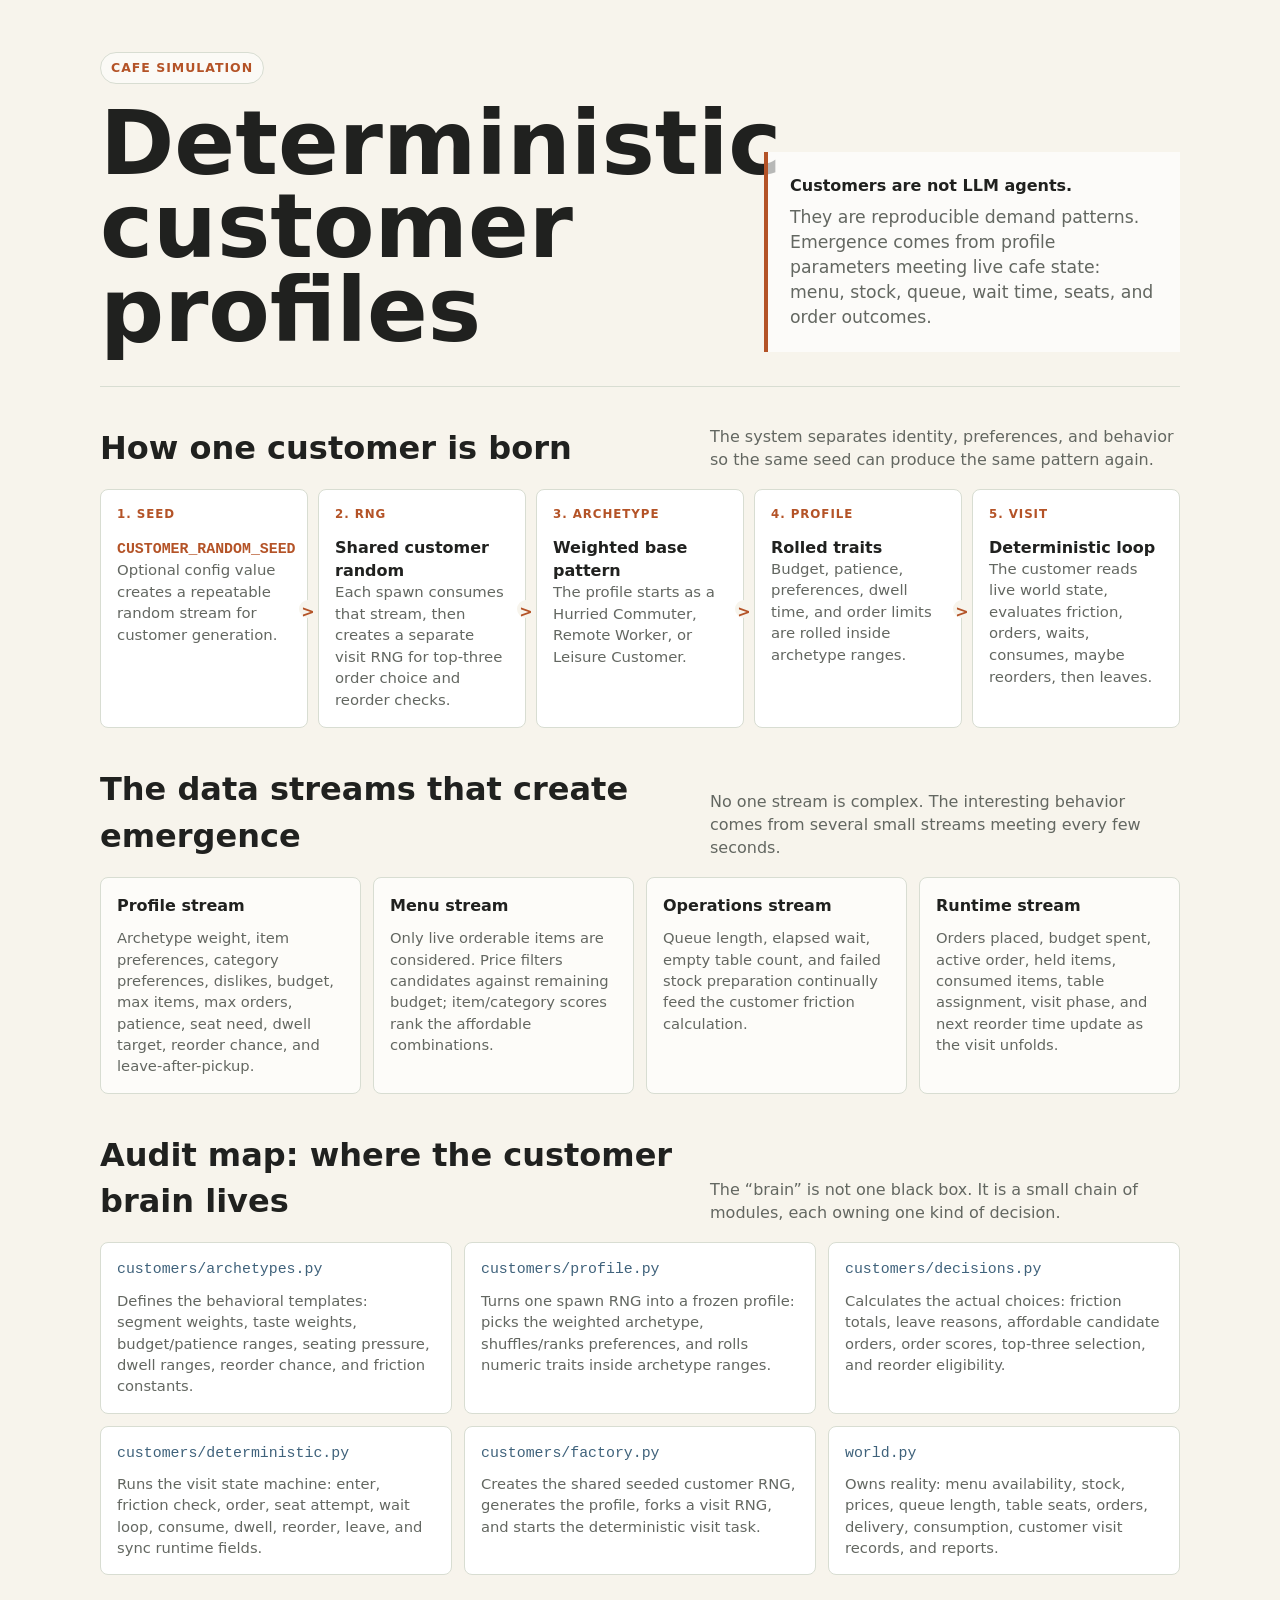
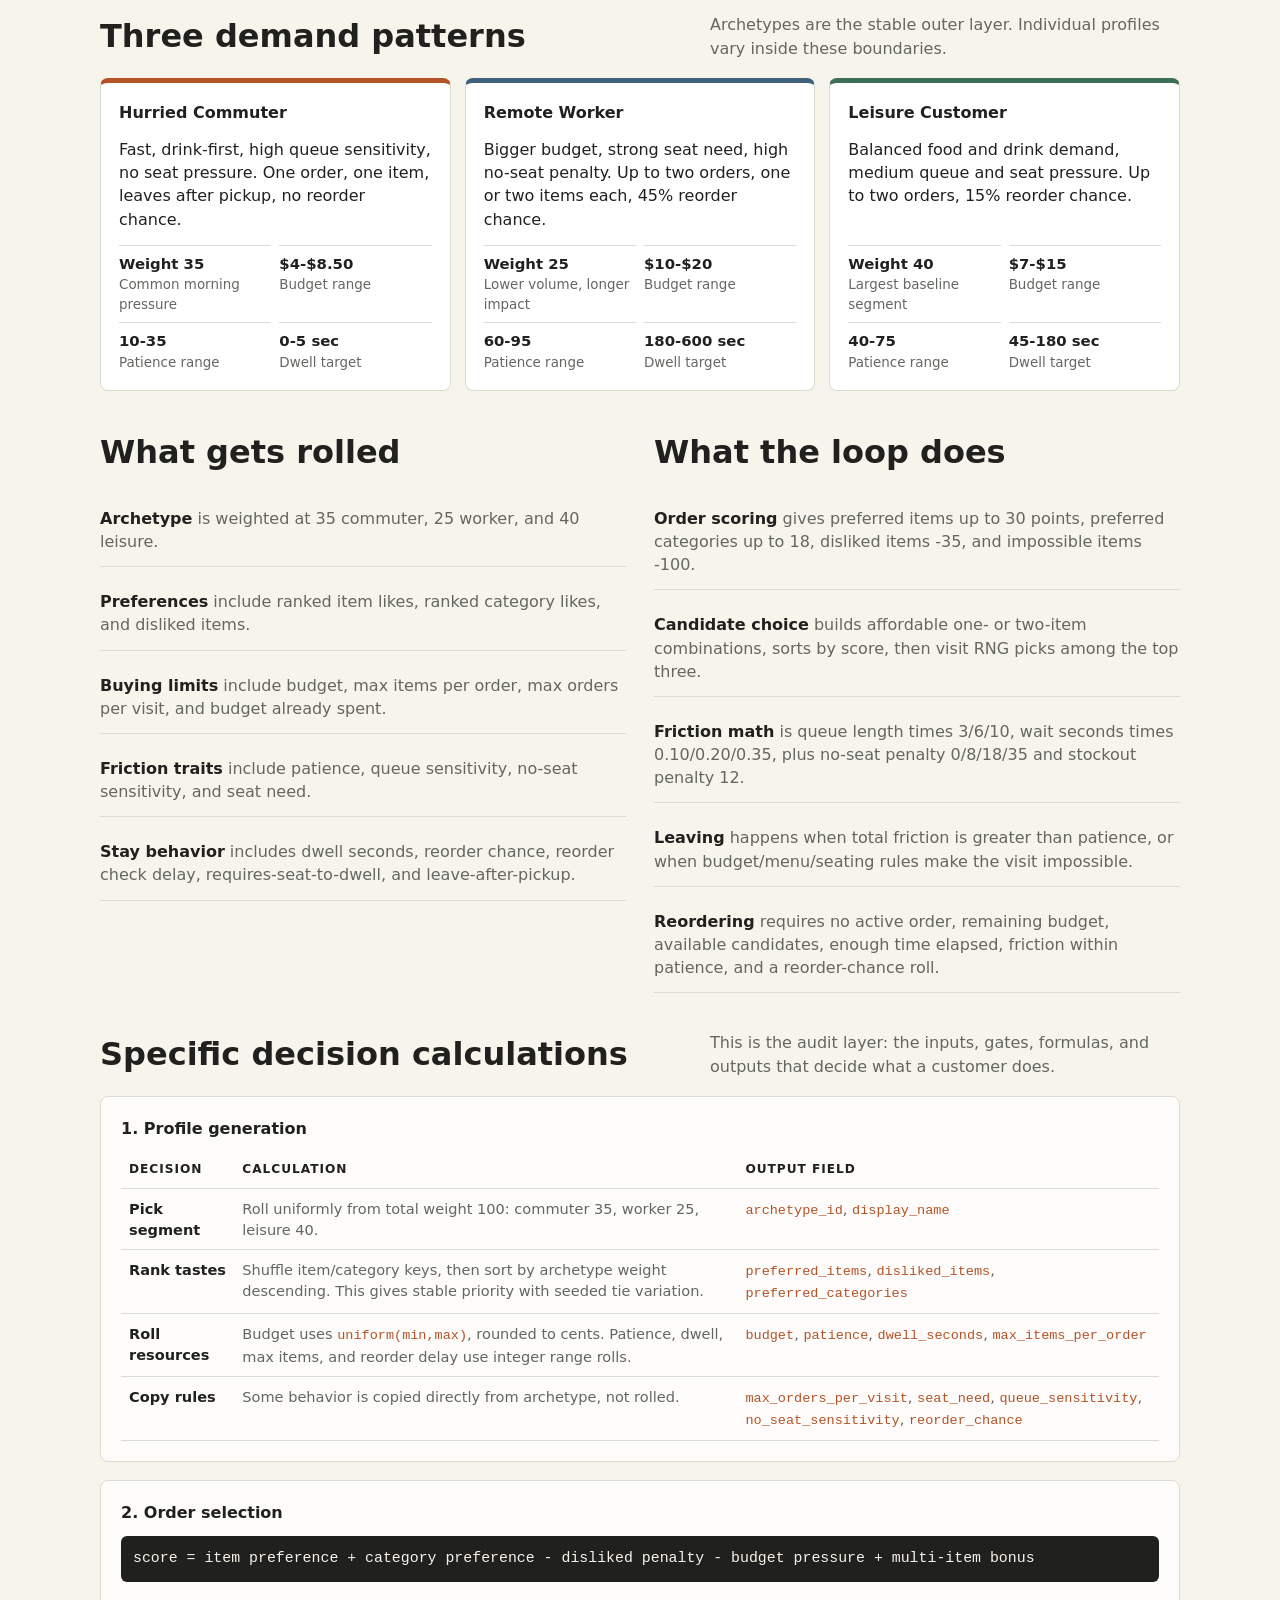
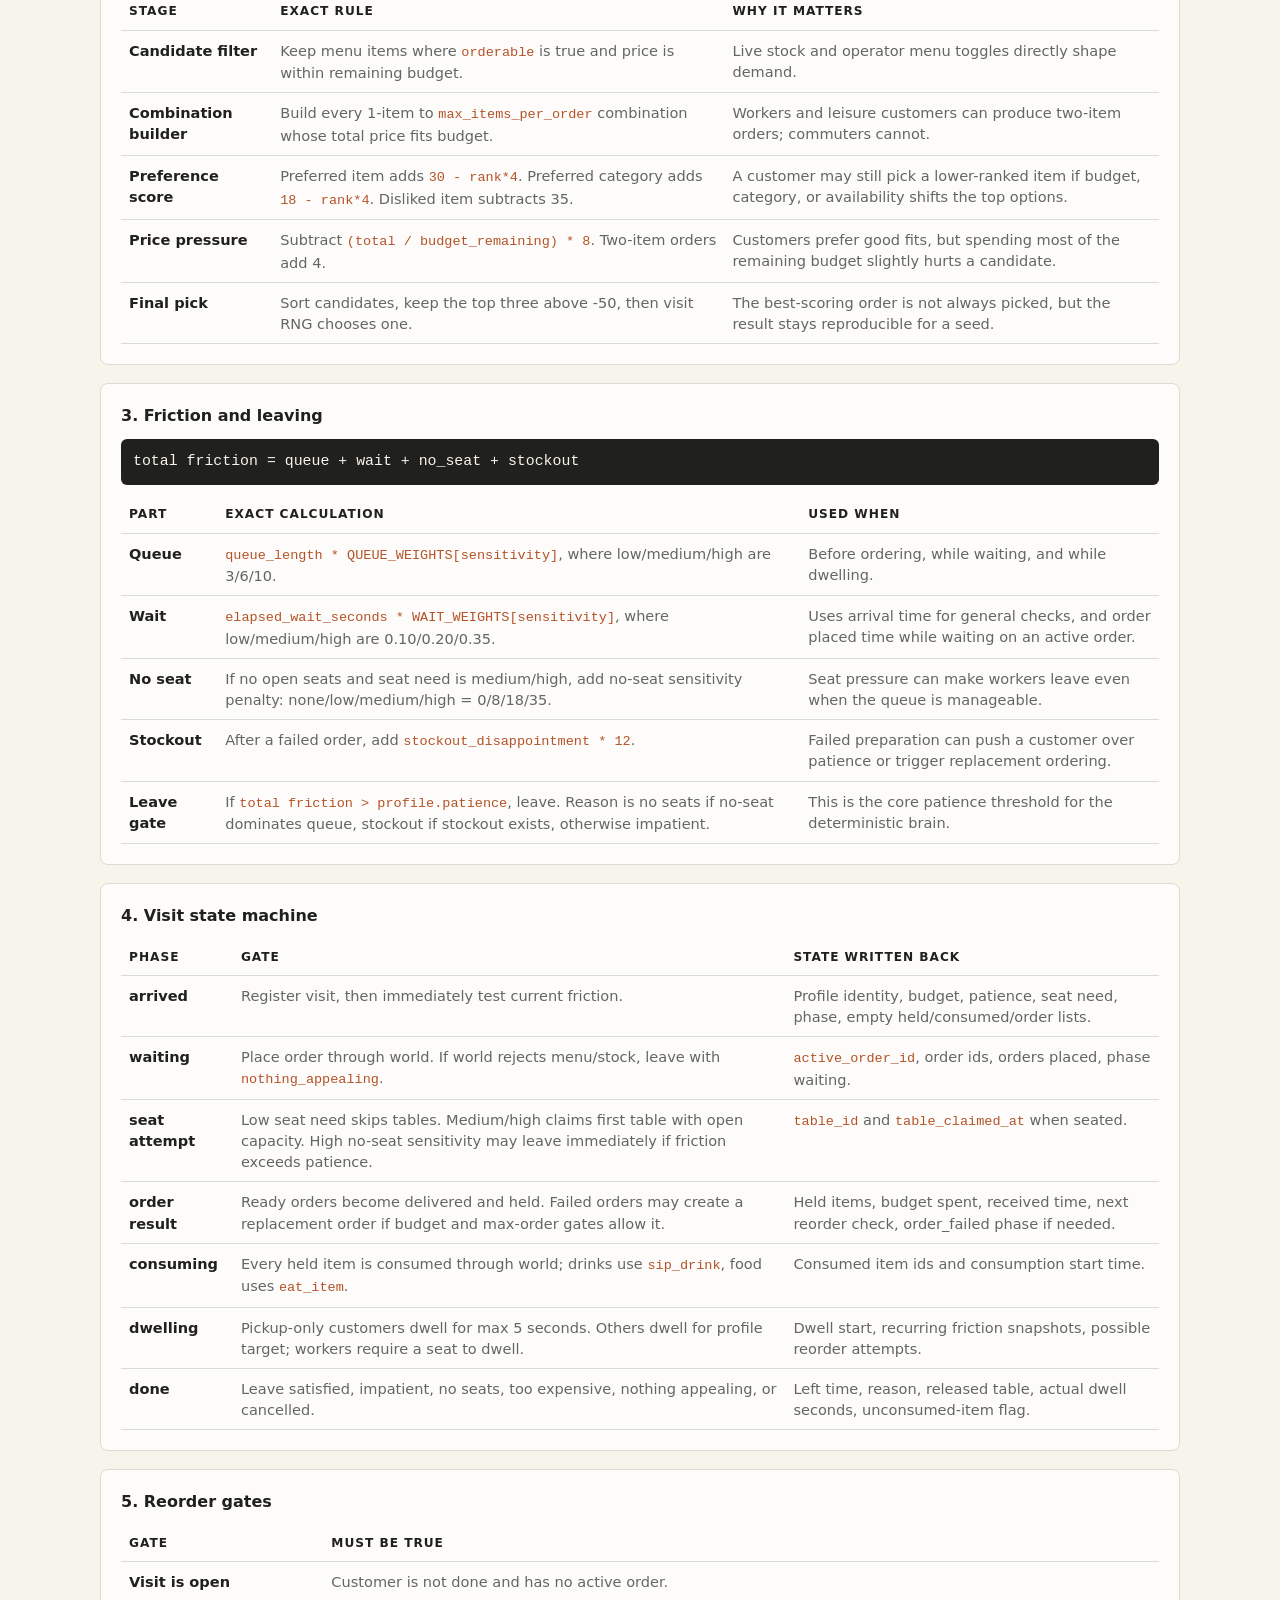
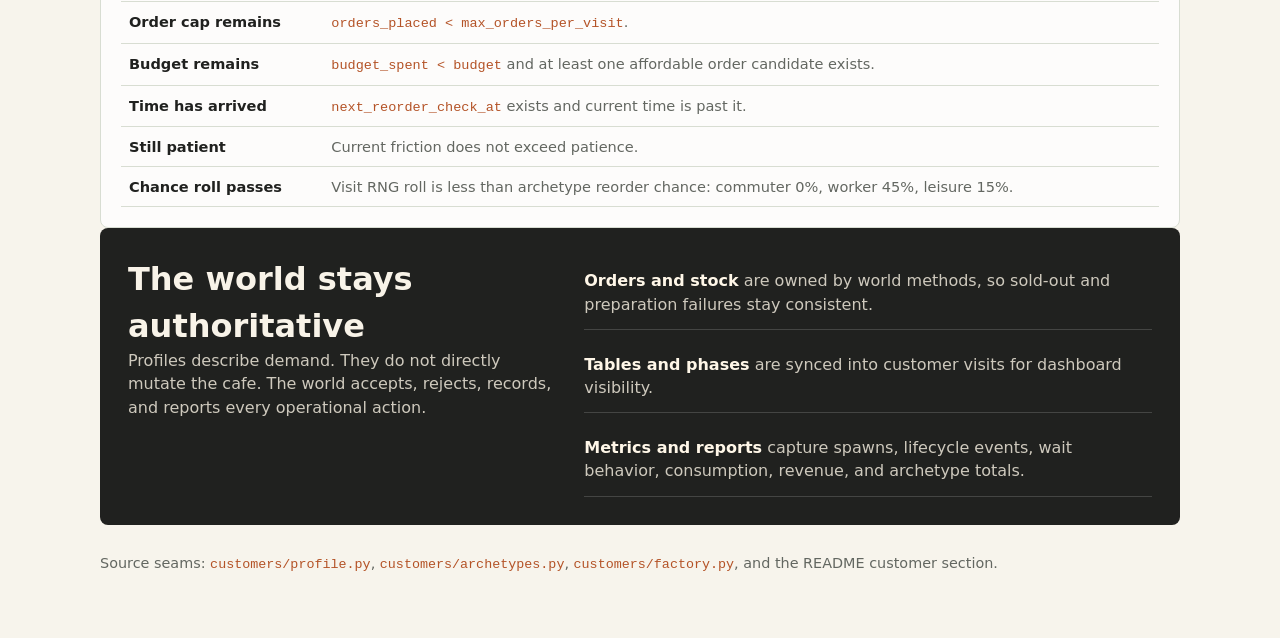
<file: docs/deterministic_customer_profiles.html>
<!doctype html>
<html lang="en">
<head>
  <meta charset="utf-8">
  <meta name="viewport" content="width=device-width, initial-scale=1">
  <title>Deterministic Customer Profiles</title>
  <style>
    :root {
      color-scheme: light;
      --ink: #20211f;
      --muted: #636761;
      --line: #d8ddd2;
      --paper: #f7f4ec;
      --surface: #ffffff;
      --accent: #b45327;
      --green: #3f6f58;
      --blue: #3f627b;
      --gold: #9a712a;
    }

    * {
      box-sizing: border-box;
    }

    body {
      margin: 0;
      font-family: Inter, ui-sans-serif, system-ui, -apple-system, BlinkMacSystemFont, "Segoe UI", sans-serif;
      color: var(--ink);
      background: var(--paper);
      line-height: 1.45;
    }

    main {
      width: min(1080px, calc(100% - 32px));
      margin: 0 auto;
      padding: 52px 0 64px;
    }

    header {
      display: grid;
      grid-template-columns: minmax(0, 1.2fr) minmax(280px, 0.8fr);
      gap: 40px;
      align-items: end;
      padding-bottom: 34px;
      border-bottom: 1px solid var(--line);
    }

    h1,
    h2,
    h3,
    p {
      margin: 0;
    }

    h1 {
      max-width: 760px;
      font-size: clamp(2.7rem, 7vw, 5.8rem);
      line-height: 0.93;
      letter-spacing: 0;
    }

    h2 {
      font-size: clamp(1.35rem, 2.5vw, 2rem);
      letter-spacing: 0;
    }

    h3 {
      font-size: 1rem;
      letter-spacing: 0;
    }

    .lede {
      max-width: 520px;
      color: var(--muted);
      font-size: 1.08rem;
    }

    .tag {
      display: inline-flex;
      width: fit-content;
      margin-bottom: 18px;
      padding: 6px 10px;
      border: 1px solid var(--line);
      border-radius: 999px;
      color: var(--accent);
      background: rgba(255, 255, 255, 0.55);
      font-size: 0.78rem;
      font-weight: 700;
      text-transform: uppercase;
      letter-spacing: 0.08em;
    }

    .truth {
      padding: 22px;
      border-left: 4px solid var(--accent);
      background: rgba(255, 255, 255, 0.68);
    }

    .truth strong {
      display: block;
      margin-bottom: 8px;
    }

    section {
      padding: 38px 0 0;
    }

    .section-head {
      display: flex;
      justify-content: space-between;
      gap: 24px;
      align-items: end;
      margin-bottom: 18px;
    }

    .section-head p {
      max-width: 470px;
      color: var(--muted);
    }

    .flow {
      display: grid;
      grid-template-columns: repeat(5, minmax(120px, 1fr));
      gap: 10px;
      align-items: stretch;
    }

    .step {
      min-height: 134px;
      padding: 16px;
      background: var(--surface);
      border: 1px solid var(--line);
      border-radius: 8px;
      position: relative;
    }

    .step:not(:last-child)::after {
      content: ">";
      position: absolute;
      top: 50%;
      right: -10px;
      width: 18px;
      height: 18px;
      transform: translateY(-50%);
      display: grid;
      place-items: center;
      border-radius: 999px;
      background: var(--paper);
      color: var(--accent);
      font-weight: 800;
      z-index: 1;
    }

    .step span {
      display: block;
      margin-bottom: 12px;
      color: var(--accent);
      font-size: 0.74rem;
      font-weight: 800;
      text-transform: uppercase;
      letter-spacing: 0.08em;
    }

    .step p {
      color: var(--muted);
      font-size: 0.93rem;
    }

    .archetypes {
      display: grid;
      grid-template-columns: repeat(3, 1fr);
      gap: 14px;
    }

    .archetype {
      padding: 18px;
      min-height: 235px;
      border-radius: 8px;
      background: var(--surface);
      border: 1px solid var(--line);
      display: flex;
      flex-direction: column;
      gap: 14px;
    }

    .archetype[data-tone="fast"] {
      border-top: 5px solid var(--accent);
    }

    .archetype[data-tone="work"] {
      border-top: 5px solid var(--blue);
    }

    .archetype[data-tone="slow"] {
      border-top: 5px solid var(--green);
    }

    .meta {
      display: grid;
      grid-template-columns: 1fr 1fr;
      gap: 8px;
      margin-top: auto;
    }

    .metric {
      padding-top: 8px;
      border-top: 1px solid var(--line);
      color: var(--muted);
      font-size: 0.84rem;
    }

    .metric b {
      display: block;
      color: var(--ink);
      font-size: 0.93rem;
    }

    .columns {
      display: grid;
      grid-template-columns: 1fr 1fr;
      gap: 28px;
    }

    .streams {
      display: grid;
      grid-template-columns: repeat(4, 1fr);
      gap: 12px;
    }

    .stream {
      padding: 16px;
      border: 1px solid var(--line);
      border-radius: 8px;
      background: rgba(255, 255, 255, 0.72);
    }

    .stream h3 {
      margin-bottom: 10px;
      color: var(--ink);
    }

    .stream p {
      color: var(--muted);
      font-size: 0.92rem;
    }

    .list {
      display: grid;
      gap: 10px;
      padding: 0;
      margin: 0;
      list-style: none;
    }

    .list li {
      padding: 13px 0;
      border-bottom: 1px solid var(--line);
      color: var(--muted);
    }

    .list strong {
      color: var(--ink);
    }

    .authority {
      display: grid;
      grid-template-columns: minmax(0, 0.86fr) minmax(280px, 1.14fr);
      gap: 28px;
      align-items: start;
      padding: 28px;
      border-radius: 8px;
      background: #20211f;
      color: #f8f3e8;
    }

    .authority p,
    .authority li {
      color: #cec9bd;
    }

    .authority .list li {
      border-color: rgba(255, 255, 255, 0.16);
    }

    .authority .list strong {
      color: #fff7e8;
    }

    .audit-grid {
      display: grid;
      grid-template-columns: repeat(3, 1fr);
      gap: 12px;
    }

    .audit-card {
      padding: 16px;
      border-radius: 8px;
      border: 1px solid var(--line);
      background: var(--surface);
    }

    .audit-card code {
      display: block;
      margin-bottom: 9px;
      color: var(--blue);
      overflow-wrap: anywhere;
    }

    .audit-card p {
      color: var(--muted);
      font-size: 0.92rem;
    }

    .detail-stack {
      display: grid;
      gap: 18px;
    }

    .detail-block {
      padding: 20px;
      border: 1px solid var(--line);
      border-radius: 8px;
      background: rgba(255, 255, 255, 0.78);
    }

    .detail-block h3 {
      margin-bottom: 12px;
    }

    .formula {
      display: block;
      margin: 12px 0;
      padding: 12px;
      border-radius: 6px;
      background: #20211f;
      color: #f8f3e8;
      overflow-x: auto;
    }

    .detail-table {
      width: 100%;
      border-collapse: collapse;
      font-size: 0.91rem;
    }

    .detail-table th,
    .detail-table td {
      padding: 9px 8px;
      border-bottom: 1px solid var(--line);
      text-align: left;
      vertical-align: top;
    }

    .detail-table th {
      color: var(--ink);
      font-size: 0.76rem;
      text-transform: uppercase;
      letter-spacing: 0.08em;
    }

    .detail-table td {
      color: var(--muted);
    }

    .detail-table strong {
      color: var(--ink);
    }

    code {
      font-family: "SFMono-Regular", Consolas, "Liberation Mono", monospace;
      font-size: 0.93em;
      color: var(--accent);
    }

    .authority code {
      color: #f3b36e;
    }

    footer {
      padding-top: 28px;
      color: var(--muted);
      font-size: 0.9rem;
    }

    @media (max-width: 860px) {
      header,
      .columns,
      .authority {
        grid-template-columns: 1fr;
      }

      .flow,
      .archetypes,
      .streams,
      .audit-grid {
        grid-template-columns: 1fr;
      }

      .detail-table {
        display: block;
        overflow-x: auto;
        white-space: nowrap;
      }

      .step {
        min-height: auto;
      }

      .step:not(:last-child)::after {
        top: auto;
        right: 18px;
        bottom: -13px;
        transform: rotate(90deg);
      }

      .section-head {
        display: grid;
      }
    }
  </style>
</head>
<body>
  <main>
    <header>
      <div>
        <span class="tag">Cafe simulation</span>
        <h1>Deterministic customer profiles</h1>
      </div>
      <div class="truth">
        <strong>Customers are not LLM agents.</strong>
        <p class="lede">They are reproducible demand patterns. Emergence comes from profile parameters meeting live cafe state: menu, stock, queue, wait time, seats, and order outcomes.</p>
      </div>
    </header>

    <section aria-labelledby="flow-title">
      <div class="section-head">
        <h2 id="flow-title">How one customer is born</h2>
        <p>The system separates identity, preferences, and behavior so the same seed can produce the same pattern again.</p>
      </div>
      <div class="flow" aria-label="Customer profile generation flow">
        <div class="step">
          <span>1. Seed</span>
          <h3><code>CUSTOMER_RANDOM_SEED</code></h3>
          <p>Optional config value creates a repeatable random stream for customer generation.</p>
        </div>
        <div class="step">
          <span>2. RNG</span>
          <h3>Shared customer random</h3>
          <p>Each spawn consumes that stream, then creates a separate visit RNG for top-three order choice and reorder checks.</p>
        </div>
        <div class="step">
          <span>3. Archetype</span>
          <h3>Weighted base pattern</h3>
          <p>The profile starts as a Hurried Commuter, Remote Worker, or Leisure Customer.</p>
        </div>
        <div class="step">
          <span>4. Profile</span>
          <h3>Rolled traits</h3>
          <p>Budget, patience, preferences, dwell time, and order limits are rolled inside archetype ranges.</p>
        </div>
        <div class="step">
          <span>5. Visit</span>
          <h3>Deterministic loop</h3>
          <p>The customer reads live world state, evaluates friction, orders, waits, consumes, maybe reorders, then leaves.</p>
        </div>
      </div>
    </section>

    <section aria-labelledby="streams-title">
      <div class="section-head">
        <h2 id="streams-title">The data streams that create emergence</h2>
        <p>No one stream is complex. The interesting behavior comes from several small streams meeting every few seconds.</p>
      </div>
      <div class="streams">
        <article class="stream">
          <h3>Profile stream</h3>
          <p>Archetype weight, item preferences, category preferences, dislikes, budget, max items, max orders, patience, seat need, dwell target, reorder chance, and leave-after-pickup.</p>
        </article>
        <article class="stream">
          <h3>Menu stream</h3>
          <p>Only live orderable items are considered. Price filters candidates against remaining budget; item/category scores rank the affordable combinations.</p>
        </article>
        <article class="stream">
          <h3>Operations stream</h3>
          <p>Queue length, elapsed wait, empty table count, and failed stock preparation continually feed the customer friction calculation.</p>
        </article>
        <article class="stream">
          <h3>Runtime stream</h3>
          <p>Orders placed, budget spent, active order, held items, consumed items, table assignment, visit phase, and next reorder time update as the visit unfolds.</p>
        </article>
      </div>
    </section>

    <section aria-labelledby="audit-title">
      <div class="section-head">
        <h2 id="audit-title">Audit map: where the customer brain lives</h2>
        <p>The “brain” is not one black box. It is a small chain of modules, each owning one kind of decision.</p>
      </div>
      <div class="audit-grid">
        <article class="audit-card">
          <code>customers/archetypes.py</code>
          <p>Defines the behavioral templates: segment weights, taste weights, budget/patience ranges, seating pressure, dwell ranges, reorder chance, and friction constants.</p>
        </article>
        <article class="audit-card">
          <code>customers/profile.py</code>
          <p>Turns one spawn RNG into a frozen profile: picks the weighted archetype, shuffles/ranks preferences, and rolls numeric traits inside archetype ranges.</p>
        </article>
        <article class="audit-card">
          <code>customers/decisions.py</code>
          <p>Calculates the actual choices: friction totals, leave reasons, affordable candidate orders, order scores, top-three selection, and reorder eligibility.</p>
        </article>
        <article class="audit-card">
          <code>customers/deterministic.py</code>
          <p>Runs the visit state machine: enter, friction check, order, seat attempt, wait loop, consume, dwell, reorder, leave, and sync runtime fields.</p>
        </article>
        <article class="audit-card">
          <code>customers/factory.py</code>
          <p>Creates the shared seeded customer RNG, generates the profile, forks a visit RNG, and starts the deterministic visit task.</p>
        </article>
        <article class="audit-card">
          <code>world.py</code>
          <p>Owns reality: menu availability, stock, prices, queue length, table seats, orders, delivery, consumption, customer visit records, and reports.</p>
        </article>
      </div>
    </section>

    <section aria-labelledby="archetype-title">
      <div class="section-head">
        <h2 id="archetype-title">Three demand patterns</h2>
        <p>Archetypes are the stable outer layer. Individual profiles vary inside these boundaries.</p>
      </div>
      <div class="archetypes">
        <article class="archetype" data-tone="fast">
          <h3>Hurried Commuter</h3>
          <p>Fast, drink-first, high queue sensitivity, no seat pressure. One order, one item, leaves after pickup, no reorder chance.</p>
          <div class="meta">
            <div class="metric"><b>Weight 35</b>Common morning pressure</div>
            <div class="metric"><b>$4-$8.50</b>Budget range</div>
            <div class="metric"><b>10-35</b>Patience range</div>
            <div class="metric"><b>0-5 sec</b>Dwell target</div>
          </div>
        </article>

        <article class="archetype" data-tone="work">
          <h3>Remote Worker</h3>
          <p>Bigger budget, strong seat need, high no-seat penalty. Up to two orders, one or two items each, 45% reorder chance.</p>
          <div class="meta">
            <div class="metric"><b>Weight 25</b>Lower volume, longer impact</div>
            <div class="metric"><b>$10-$20</b>Budget range</div>
            <div class="metric"><b>60-95</b>Patience range</div>
            <div class="metric"><b>180-600 sec</b>Dwell target</div>
          </div>
        </article>

        <article class="archetype" data-tone="slow">
          <h3>Leisure Customer</h3>
          <p>Balanced food and drink demand, medium queue and seat pressure. Up to two orders, 15% reorder chance.</p>
          <div class="meta">
            <div class="metric"><b>Weight 40</b>Largest baseline segment</div>
            <div class="metric"><b>$7-$15</b>Budget range</div>
            <div class="metric"><b>40-75</b>Patience range</div>
            <div class="metric"><b>45-180 sec</b>Dwell target</div>
          </div>
        </article>
      </div>
    </section>

    <section class="columns" aria-label="Profile fields and behavior">
      <div>
        <div class="section-head">
          <h2>What gets rolled</h2>
        </div>
        <ul class="list">
          <li><strong>Archetype</strong> is weighted at 35 commuter, 25 worker, and 40 leisure.</li>
          <li><strong>Preferences</strong> include ranked item likes, ranked category likes, and disliked items.</li>
          <li><strong>Buying limits</strong> include budget, max items per order, max orders per visit, and budget already spent.</li>
          <li><strong>Friction traits</strong> include patience, queue sensitivity, no-seat sensitivity, and seat need.</li>
          <li><strong>Stay behavior</strong> includes dwell seconds, reorder chance, reorder check delay, requires-seat-to-dwell, and leave-after-pickup.</li>
        </ul>
      </div>
      <div>
        <div class="section-head">
          <h2>What the loop does</h2>
        </div>
        <ul class="list">
          <li><strong>Order scoring</strong> gives preferred items up to 30 points, preferred categories up to 18, disliked items -35, and impossible items -100.</li>
          <li><strong>Candidate choice</strong> builds affordable one- or two-item combinations, sorts by score, then visit RNG picks among the top three.</li>
          <li><strong>Friction math</strong> is queue length times 3/6/10, wait seconds times 0.10/0.20/0.35, plus no-seat penalty 0/8/18/35 and stockout penalty 12.</li>
          <li><strong>Leaving</strong> happens when total friction is greater than patience, or when budget/menu/seating rules make the visit impossible.</li>
          <li><strong>Reordering</strong> requires no active order, remaining budget, available candidates, enough time elapsed, friction within patience, and a reorder-chance roll.</li>
        </ul>
      </div>
    </section>

    <section aria-labelledby="brain-title">
      <div class="section-head">
        <h2 id="brain-title">Specific decision calculations</h2>
        <p>This is the audit layer: the inputs, gates, formulas, and outputs that decide what a customer does.</p>
      </div>
      <div class="detail-stack">
        <article class="detail-block">
          <h3>1. Profile generation</h3>
          <table class="detail-table">
            <thead>
              <tr>
                <th>Decision</th>
                <th>Calculation</th>
                <th>Output field</th>
              </tr>
            </thead>
            <tbody>
              <tr>
                <td><strong>Pick segment</strong></td>
                <td>Roll uniformly from total weight 100: commuter 35, worker 25, leisure 40.</td>
                <td><code>archetype_id</code>, <code>display_name</code></td>
              </tr>
              <tr>
                <td><strong>Rank tastes</strong></td>
                <td>Shuffle item/category keys, then sort by archetype weight descending. This gives stable priority with seeded tie variation.</td>
                <td><code>preferred_items</code>, <code>disliked_items</code>, <code>preferred_categories</code></td>
              </tr>
              <tr>
                <td><strong>Roll resources</strong></td>
                <td>Budget uses <code>uniform(min,max)</code>, rounded to cents. Patience, dwell, max items, and reorder delay use integer range rolls.</td>
                <td><code>budget</code>, <code>patience</code>, <code>dwell_seconds</code>, <code>max_items_per_order</code></td>
              </tr>
              <tr>
                <td><strong>Copy rules</strong></td>
                <td>Some behavior is copied directly from archetype, not rolled.</td>
                <td><code>max_orders_per_visit</code>, <code>seat_need</code>, <code>queue_sensitivity</code>, <code>no_seat_sensitivity</code>, <code>reorder_chance</code></td>
              </tr>
            </tbody>
          </table>
        </article>

        <article class="detail-block">
          <h3>2. Order selection</h3>
          <code class="formula">score = item preference + category preference - disliked penalty - budget pressure + multi-item bonus</code>
          <table class="detail-table">
            <thead>
              <tr>
                <th>Stage</th>
                <th>Exact rule</th>
                <th>Why it matters</th>
              </tr>
            </thead>
            <tbody>
              <tr>
                <td><strong>Candidate filter</strong></td>
                <td>Keep menu items where <code>orderable</code> is true and price is within remaining budget.</td>
                <td>Live stock and operator menu toggles directly shape demand.</td>
              </tr>
              <tr>
                <td><strong>Combination builder</strong></td>
                <td>Build every 1-item to <code>max_items_per_order</code> combination whose total price fits budget.</td>
                <td>Workers and leisure customers can produce two-item orders; commuters cannot.</td>
              </tr>
              <tr>
                <td><strong>Preference score</strong></td>
                <td>Preferred item adds <code>30 - rank*4</code>. Preferred category adds <code>18 - rank*4</code>. Disliked item subtracts 35.</td>
                <td>A customer may still pick a lower-ranked item if budget, category, or availability shifts the top options.</td>
              </tr>
              <tr>
                <td><strong>Price pressure</strong></td>
                <td>Subtract <code>(total / budget_remaining) * 8</code>. Two-item orders add 4.</td>
                <td>Customers prefer good fits, but spending most of the remaining budget slightly hurts a candidate.</td>
              </tr>
              <tr>
                <td><strong>Final pick</strong></td>
                <td>Sort candidates, keep the top three above -50, then visit RNG chooses one.</td>
                <td>The best-scoring order is not always picked, but the result stays reproducible for a seed.</td>
              </tr>
            </tbody>
          </table>
        </article>

        <article class="detail-block">
          <h3>3. Friction and leaving</h3>
          <code class="formula">total friction = queue + wait + no_seat + stockout</code>
          <table class="detail-table">
            <thead>
              <tr>
                <th>Part</th>
                <th>Exact calculation</th>
                <th>Used when</th>
              </tr>
            </thead>
            <tbody>
              <tr>
                <td><strong>Queue</strong></td>
                <td><code>queue_length * QUEUE_WEIGHTS[sensitivity]</code>, where low/medium/high are 3/6/10.</td>
                <td>Before ordering, while waiting, and while dwelling.</td>
              </tr>
              <tr>
                <td><strong>Wait</strong></td>
                <td><code>elapsed_wait_seconds * WAIT_WEIGHTS[sensitivity]</code>, where low/medium/high are 0.10/0.20/0.35.</td>
                <td>Uses arrival time for general checks, and order placed time while waiting on an active order.</td>
              </tr>
              <tr>
                <td><strong>No seat</strong></td>
                <td>If no open seats and seat need is medium/high, add no-seat sensitivity penalty: none/low/medium/high = 0/8/18/35.</td>
                <td>Seat pressure can make workers leave even when the queue is manageable.</td>
              </tr>
              <tr>
                <td><strong>Stockout</strong></td>
                <td>After a failed order, add <code>stockout_disappointment * 12</code>.</td>
                <td>Failed preparation can push a customer over patience or trigger replacement ordering.</td>
              </tr>
              <tr>
                <td><strong>Leave gate</strong></td>
                <td>If <code>total friction &gt; profile.patience</code>, leave. Reason is no seats if no-seat dominates queue, stockout if stockout exists, otherwise impatient.</td>
                <td>This is the core patience threshold for the deterministic brain.</td>
              </tr>
            </tbody>
          </table>
        </article>

        <article class="detail-block">
          <h3>4. Visit state machine</h3>
          <table class="detail-table">
            <thead>
              <tr>
                <th>Phase</th>
                <th>Gate</th>
                <th>State written back</th>
              </tr>
            </thead>
            <tbody>
              <tr>
                <td><strong>arrived</strong></td>
                <td>Register visit, then immediately test current friction.</td>
                <td>Profile identity, budget, patience, seat need, phase, empty held/consumed/order lists.</td>
              </tr>
              <tr>
                <td><strong>waiting</strong></td>
                <td>Place order through world. If world rejects menu/stock, leave with <code>nothing_appealing</code>.</td>
                <td><code>active_order_id</code>, order ids, orders placed, phase waiting.</td>
              </tr>
              <tr>
                <td><strong>seat attempt</strong></td>
                <td>Low seat need skips tables. Medium/high claims first table with open capacity. High no-seat sensitivity may leave immediately if friction exceeds patience.</td>
                <td><code>table_id</code> and <code>table_claimed_at</code> when seated.</td>
              </tr>
              <tr>
                <td><strong>order result</strong></td>
                <td>Ready orders become delivered and held. Failed orders may create a replacement order if budget and max-order gates allow it.</td>
                <td>Held items, budget spent, received time, next reorder check, order_failed phase if needed.</td>
              </tr>
              <tr>
                <td><strong>consuming</strong></td>
                <td>Every held item is consumed through world; drinks use <code>sip_drink</code>, food uses <code>eat_item</code>.</td>
                <td>Consumed item ids and consumption start time.</td>
              </tr>
              <tr>
                <td><strong>dwelling</strong></td>
                <td>Pickup-only customers dwell for max 5 seconds. Others dwell for profile target; workers require a seat to dwell.</td>
                <td>Dwell start, recurring friction snapshots, possible reorder attempts.</td>
              </tr>
              <tr>
                <td><strong>done</strong></td>
                <td>Leave satisfied, impatient, no seats, too expensive, nothing appealing, or cancelled.</td>
                <td>Left time, reason, released table, actual dwell seconds, unconsumed-item flag.</td>
              </tr>
            </tbody>
          </table>
        </article>

        <article class="detail-block">
          <h3>5. Reorder gates</h3>
          <table class="detail-table">
            <thead>
              <tr>
                <th>Gate</th>
                <th>Must be true</th>
              </tr>
            </thead>
            <tbody>
              <tr>
                <td><strong>Visit is open</strong></td>
                <td>Customer is not done and has no active order.</td>
              </tr>
              <tr>
                <td><strong>Order cap remains</strong></td>
                <td><code>orders_placed &lt; max_orders_per_visit</code>.</td>
              </tr>
              <tr>
                <td><strong>Budget remains</strong></td>
                <td><code>budget_spent &lt; budget</code> and at least one affordable order candidate exists.</td>
              </tr>
              <tr>
                <td><strong>Time has arrived</strong></td>
                <td><code>next_reorder_check_at</code> exists and current time is past it.</td>
              </tr>
              <tr>
                <td><strong>Still patient</strong></td>
                <td>Current friction does not exceed patience.</td>
              </tr>
              <tr>
                <td><strong>Chance roll passes</strong></td>
                <td>Visit RNG roll is less than archetype reorder chance: commuter 0%, worker 45%, leisure 15%.</td>
              </tr>
            </tbody>
          </table>
        </article>
      </div>
    </section>

    <section class="authority" aria-labelledby="authority-title">
      <div>
        <h2 id="authority-title">The world stays authoritative</h2>
        <p>Profiles describe demand. They do not directly mutate the cafe. The world accepts, rejects, records, and reports every operational action.</p>
      </div>
      <ul class="list">
        <li><strong>Orders and stock</strong> are owned by world methods, so sold-out and preparation failures stay consistent.</li>
        <li><strong>Tables and phases</strong> are synced into customer visits for dashboard visibility.</li>
        <li><strong>Metrics and reports</strong> capture spawns, lifecycle events, wait behavior, consumption, revenue, and archetype totals.</li>
      </ul>
    </section>

    <footer>
      Source seams: <code>customers/profile.py</code>, <code>customers/archetypes.py</code>, <code>customers/factory.py</code>, and the README customer section.
    </footer>
  </main>
</body>
</html>
</file>
